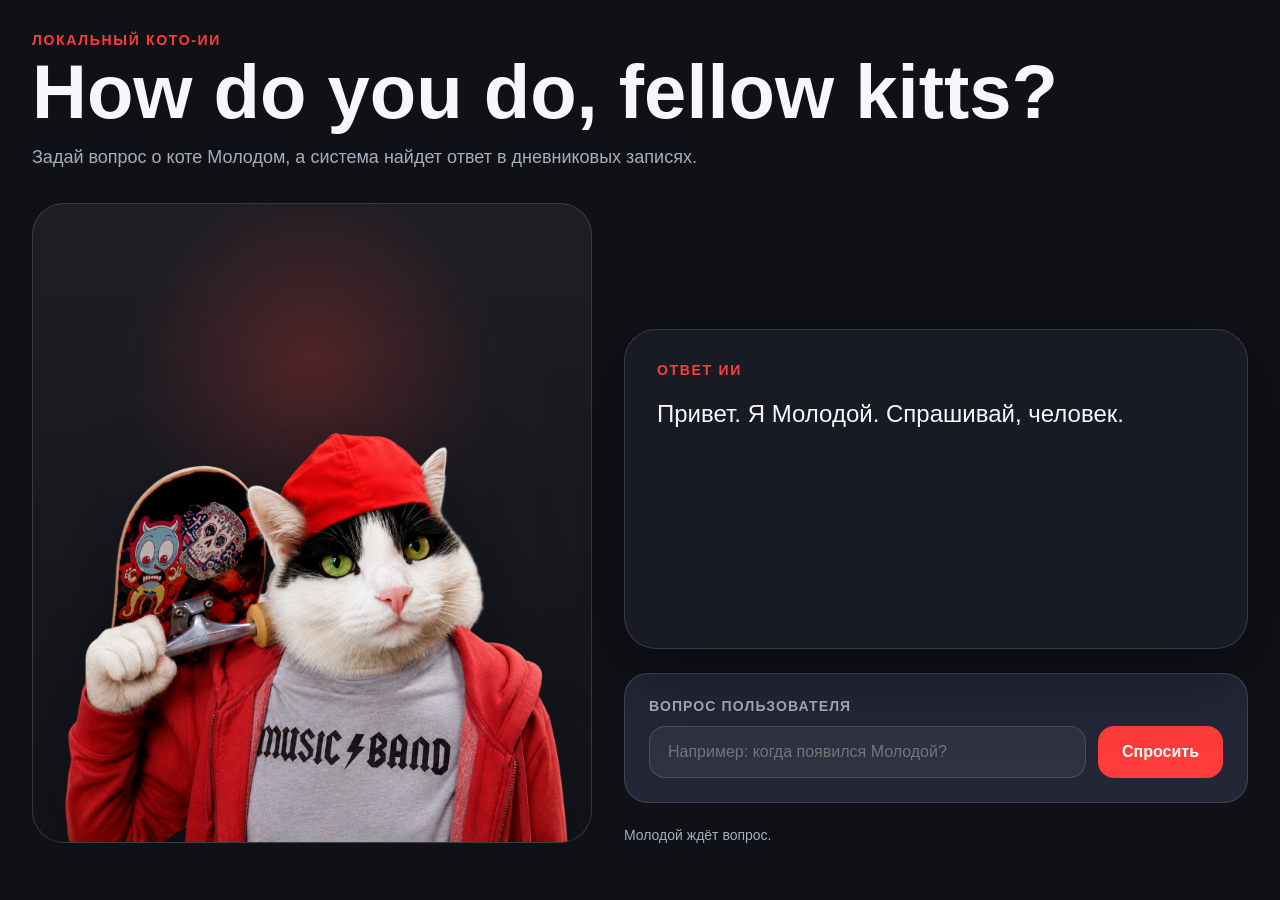
<file: frontend/index.html>
<!DOCTYPE html>
<html lang="ru">
<head>
	<meta charset="UTF-8">
	<meta name="viewport" content="width=device-width, initial-scale=1.0">
	<title>Молодой AI</title>
	<link rel="stylesheet" href="./styles.css">
</head>
<body>
	<div class="app">
		<header class="app-header">
			<p class="app-kicker">Локальный кото-ИИ</p>
			<h1>How do you do, fellow kitts?</h1>
			<p class="app-subtitle">
				Задай вопрос о коте Молодом, а система найдет ответ в дневниковых записях.
			</p>
		</header>

		<main class="chat-layout">
			<section class="cat-section" aria-label="Кот Молодой">
				<img
					id="catImage"
					class="cat-image"
					src="./assets/cat_idle.png"
					alt="Кот Молодой со скейтом"
				>
			</section>

			<section class="chat-section" aria-label="Чат">
				<div class="answer-card">
					<div class="answer-label">Ответ ИИ</div>
					<p id="answerText" class="answer-text">
						Привет. Я Молодой. Спрашивай, человек.
					</p>
				</div>

				<form id="questionForm" class="question-form">
					<label class="question-label" for="questionInput">
						Вопрос пользователя
					</label>

					<div class="question-row">
						<input
							id="questionInput"
							class="question-input"
							type="text"
							placeholder="Например: когда появился Молодой?"
							autocomplete="off"
						>

						<button class="question-button" type="submit">
							Спросить
						</button>
					</div>
				</form>

				<p id="statusText" class="status-text">
					Молодой ждёт вопрос.
				</p>
			</section>
		</main>
	</div>

	<script src="./script.js"></script>
</body>
</html>
</file>
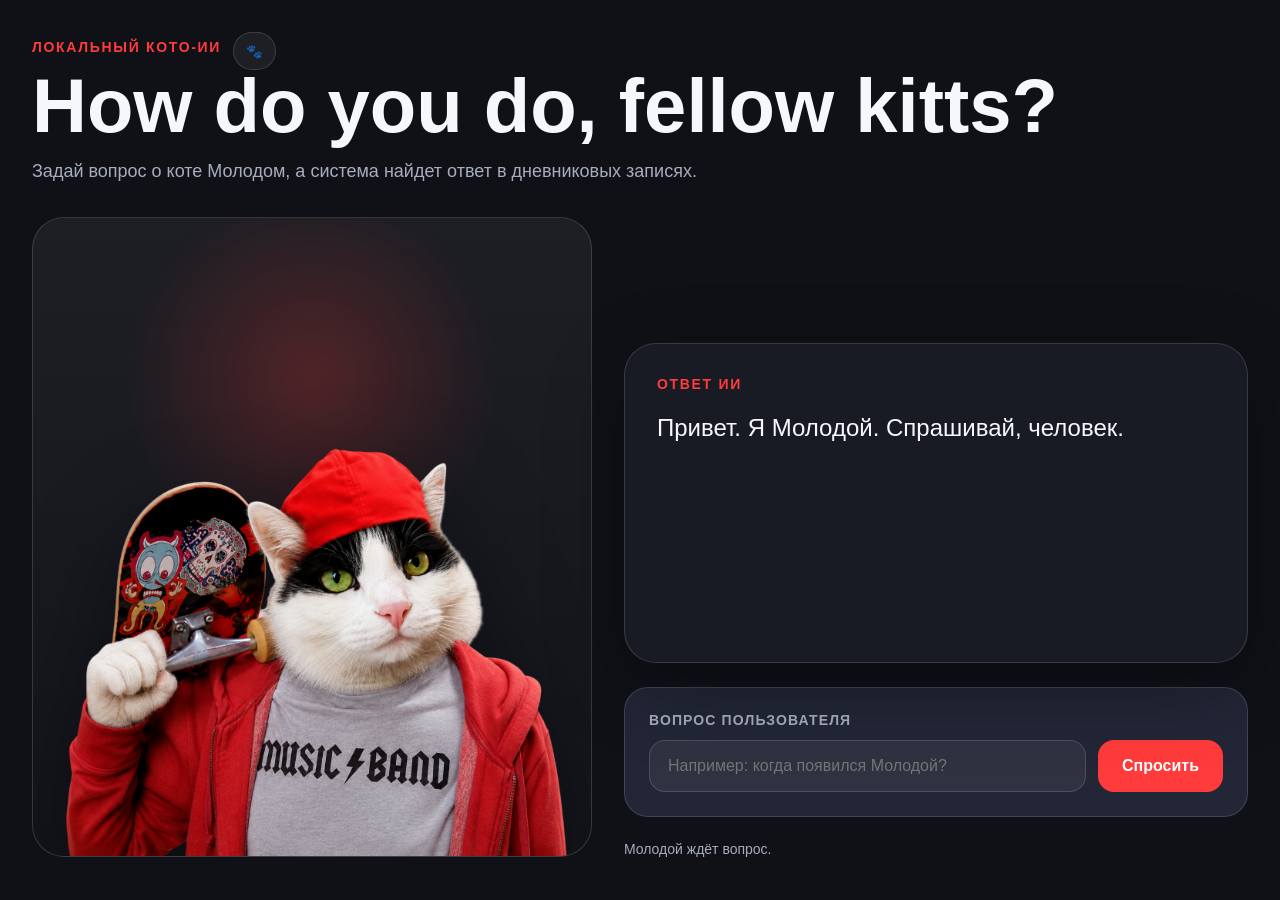
<file: static/index.html>
<!DOCTYPE html>
<html lang="ru">
<head>
	<meta charset="UTF-8">
	<meta name="viewport" content="width=device-width, initial-scale=1.0">
	<title>Молодой AI</title>
	<link rel="stylesheet" href="/static/styles.css">
</head>
<body>
	<div class="app">
		<header class="app-header">
			<div class="kicker-row">
				<p class="app-kicker">Локальный кото-ИИ</p>

				<button
					id="adminLoginButton"
					class="secret-admin-button"
					type="button"
					title="Вход администратора"
				>
					🐾
				</button>

				<a
					id="adminPanelLink"
					class="admin-panel-link is-hidden"
					href="/static/admin.html"
				>
					Админка
				</a>

				<button
					id="adminLogoutButton"
					class="admin-logout-button is-hidden"
					type="button"
				>
					Выйти
				</button>
			</div>
			<h1>How do you do, fellow kitts?</h1>
			<p class="app-subtitle">
				Задай вопрос о коте Молодом, а система найдет ответ в дневниковых записях.
			</p>
		</header>

		<main class="chat-layout">
			<section class="cat-section" aria-label="Кот Молодой">
				<div class="cat-character">
					<img
						id="catImage"
						class="cat-image"
						src="/static/assets/cat_idle.png"
						alt="Кот Молодой со скейтом"
					>

					<button
						id="catNoseButton"
						class="cat-nose-button"
						type="button"
						aria-label="Потрогать нос кота"
						title="Потрогать нос"
					></button>
				</div>

				<p id="catReactionText" class="cat-reaction-text is-hidden"></p>
			</section>

			<section class="chat-section" aria-label="Чат">
				<div class="answer-card">
					<div class="answer-label">Ответ ИИ</div>
					<p id="answerText" class="answer-text">
						Привет. Я Молодой. Спрашивай, человек.
					</p>
				</div>

				<form id="questionForm" class="question-form">
					<label class="question-label" for="questionInput">
						Вопрос пользователя
					</label>

					<div class="question-row">
						<input
							id="questionInput"
							class="question-input"
							type="text"
							placeholder="Например: когда появился Молодой?"
							autocomplete="off"
						>

						<button class="question-button" type="submit">
							Спросить
						</button>
					</div>
				</form>

				<p id="statusText" class="status-text">
					Молодой ждёт вопрос.
				</p>
			</section>
		</main>
	</div>

	<div id="adminLoginModal" class="modal-overlay is-hidden">
		<div class="login-modal">
			<div class="login-modal-header">
				<div>
					<p class="app-kicker">Вход администратора</p>
					<h2>Панель Молодого</h2>
				</div>

				<button id="adminLoginCloseButton" class="modal-close-button" type="button">
					×
				</button>
			</div>

			<form id="adminLoginForm" class="login-form">
				<label for="adminUsername">Логин</label>
				<input
					id="adminUsername"
					type="text"
					autocomplete="username"
					placeholder="admin"
					required
				>

				<label for="adminPassword">Пароль</label>
				<input
					id="adminPassword"
					type="password"
					autocomplete="current-password"
					placeholder="password"
					required
				>

				<p id="adminLoginError" class="login-error is-hidden">
					Неверный логин или пароль.
				</p>

				<button type="submit">
					Войти
				</button>
			</form>
		</div>
	</div>

	<script src="/static/script.js"></script>
</body>
</html>
</file>
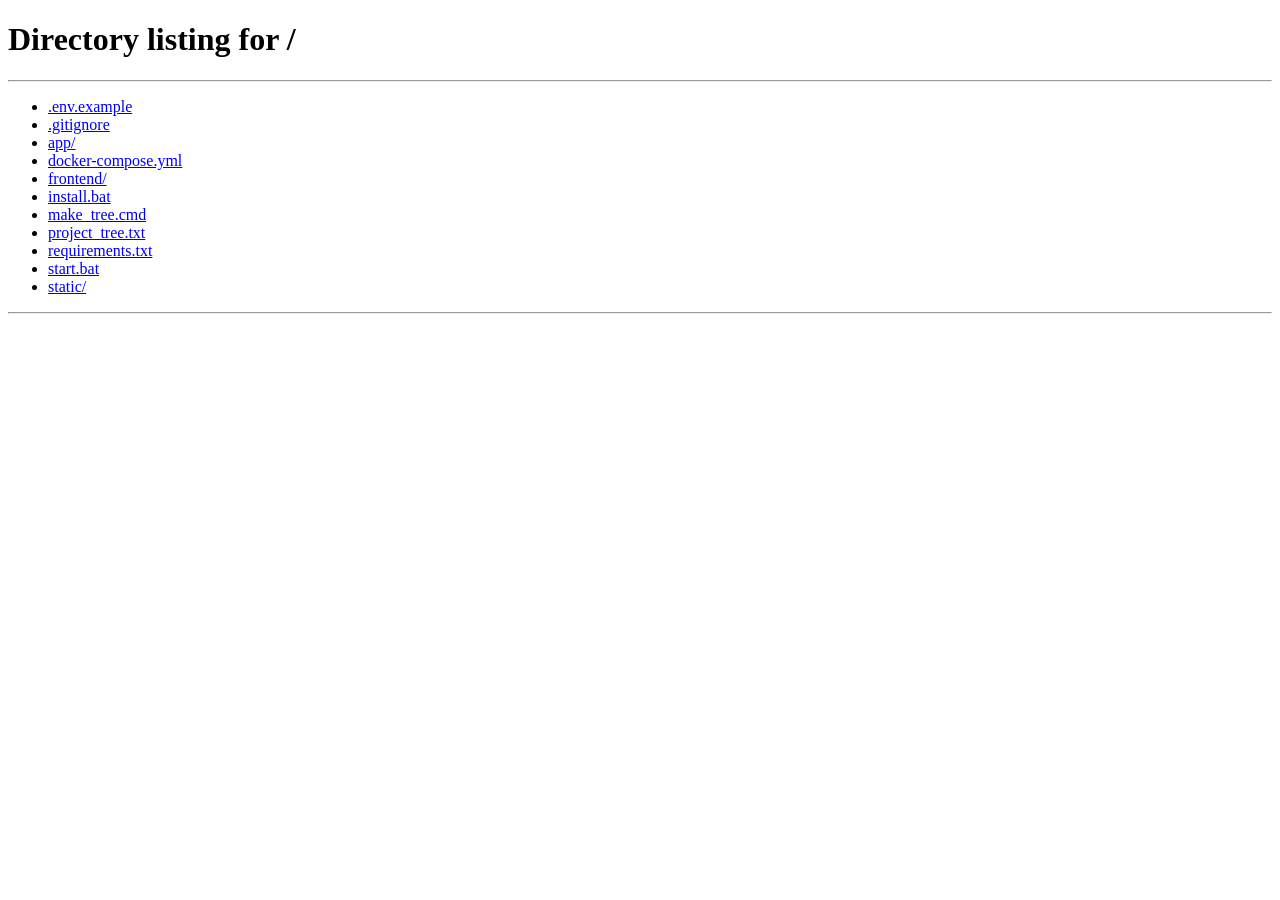
<file: static/admin.html>
<!DOCTYPE html>
<html lang="ru">
<head>
	<meta charset="UTF-8">
	<meta name="viewport" content="width=device-width, initial-scale=1.0">
	<title>Админка - Молодой AI</title>
	<link rel="stylesheet" href="/static/styles.css">
</head>
<body>
	<div class="app admin-app">
		<header class="app-header admin-header">
			<div>
				<p class="app-kicker">Панель администратора</p>
				<h1>Дневник Молодого</h1>
				<p class="app-subtitle">
					Добавляй, редактируй и удаляй записи базы знаний. Backend сам сохранит текст и пересоберёт чанки.
				</p>
			</div>

			<nav class="admin-nav">
				<a href="/">Чат</a>
				<a href="/docs" target="_blank">Swagger</a>
				<button id="logoutButton" type="button" class="admin-nav-button">
					Выйти
				</button>
			</nav>
		</header>

		<main class="admin-layout">
			<section class="admin-card">
				<div class="admin-card-header">
					<div>
						<p class="app-kicker">Редактор записи</p>
						<h2 id="formTitle">Новая запись</h2>
					</div>

					<button id="newEntryButton" type="button" class="secondary-button">
						Новая запись
					</button>
				</div>

				<form id="entryForm" class="admin-form">
					<div class="form-group">
						<label for="entryTitle">Название записи</label>
						<input
							id="entryTitle"
							type="text"
							placeholder="Например: Появление Молодого"
							autocomplete="off"
							required
						>
					</div>

					<div class="form-group">
						<label for="entryContent">Текст записи</label>
						<textarea
							id="entryContent"
							rows="14"
							placeholder="Например: Осенью 2019 года у нас появился кот Молодой..."
							required
						></textarea>
					</div>

					<label class="checkbox-row">
						<input id="entryIsActive" type="checkbox" checked>
						<span>Запись активна и участвует в поиске</span>
					</label>

					<div class="admin-actions">
						<button id="saveButton" type="submit">
							Сохранить запись
						</button>

						<button id="clearButton" type="button" class="secondary-button">
							Очистить
						</button>
					</div>
				</form>
			</section>

			<aside class="admin-side">
				<section class="admin-card admin-result-card">
					<h2>Результат</h2>

					<p id="adminStatusText" class="admin-status-text">
						Админка готова к работе.
					</p>

					<div id="adminResult" class="admin-result is-hidden">
						<div class="result-row">
							<span>ID записи</span>
							<strong id="resultEntryId">-</strong>
						</div>

						<div class="result-row">
							<span>Создано чанков</span>
							<strong id="resultChunksCount">-</strong>
						</div>
					</div>
				</section>

				<section class="admin-card entries-card">
					<div class="entries-header">
						<div>
							<p class="app-kicker">База знаний</p>
							<h2>Записи</h2>
						</div>

						<button id="reloadEntriesButton" type="button" class="secondary-button">
							Обновить
						</button>
					</div>

					<div id="entriesList" class="entries-list">
						<p class="empty-list-text">Загружаю записи...</p>
					</div>
				</section>
			</aside>
		</main>
	</div>

	<script src="/static/admin.js"></script>
</body>
</html>
</file>
<file: frontend/styles.css>
:root {
	--background: #0f1117;
	--surface: #181b24;
	--surface-light: #222636;
	--text: #f5f7fb;
	--muted: #a7adbd;
	--accent: #ff3b3b;
	--border: rgba(255, 255, 255, 0.14);
}

* {
	box-sizing: border-box;
}

body {
	margin: 0;
	min-height: 100vh;
	font-family: Arial, sans-serif;
	color: var(--text);
	background: var(--background);
}

.app {
	width: min(1440px, 100%);
	min-height: 100vh;
	margin: 0 auto;
	padding: 32px;
}

.app-header {
	margin-bottom: 32px;
}

.app-kicker {
	margin: 0 0 8px;
	color: var(--accent);
	font-size: 14px;
	font-weight: 700;
	text-transform: uppercase;
	letter-spacing: 0.12em;
}

.app-header h1 {
	margin: 0;
	font-size: clamp(36px, 6vw, 76px);
	line-height: 0.95;
}

.app-subtitle {
	max-width: 720px;
	margin: 16px 0 0;
	color: var(--muted);
	font-size: 18px;
	line-height: 1.5;
}

.chat-layout {
	display: grid;
	grid-template-columns: minmax(360px, 560px) minmax(460px, 1fr);
	gap: 32px;
	align-items: end;
}

.cat-section {
	position: relative;
	min-height: 640px;
	display: flex;
	align-items: flex-end;
	justify-content: center;
	overflow: hidden;
	border-radius: 32px;
	background:
		radial-gradient(circle at 50% 25%, rgba(255, 59, 59, 0.24), transparent 34%),
		linear-gradient(180deg, rgba(255, 255, 255, 0.06), rgba(255, 255, 255, 0.02));
	border: 1px solid var(--border);
}

.cat-image {
	width: min(560px, 115%);
	max-height: 720px;
	object-fit: contain;
	filter: drop-shadow(0 32px 48px rgba(0, 0, 0, 0.42));
	user-select: none;
	pointer-events: none;
}

.chat-section {
	display: flex;
	flex-direction: column;
	gap: 24px;
}

.answer-card {
	position: relative;
	min-height: 320px;
	padding: 32px;
	border: 1px solid var(--border);
	border-radius: 32px;
	background: var(--surface);
	box-shadow: 0 24px 80px rgba(0, 0, 0, 0.32);
}

.answer-label {
	margin-bottom: 18px;
	color: var(--accent);
	font-size: 14px;
	font-weight: 700;
	text-transform: uppercase;
	letter-spacing: 0.12em;
}

.answer-text {
	margin: 0;
	font-size: 24px;
	line-height: 1.5;
}

.question-form {
	padding: 24px;
	border: 1px solid var(--border);
	border-radius: 24px;
	background: var(--surface-light);
}

.question-label {
	display: block;
	margin-bottom: 12px;
	color: var(--muted);
	font-size: 14px;
	font-weight: 700;
	text-transform: uppercase;
	letter-spacing: 0.08em;
}

.question-row {
	display: flex;
	gap: 12px;
}

.question-input {
	flex: 1;
	min-width: 0;
	padding: 16px 18px;
	color: var(--text);
	font-size: 16px;
	border: 1px solid var(--border);
	border-radius: 16px;
	background: rgba(255, 255, 255, 0.06);
	outline: none;
}

.question-input:focus {
	border-color: var(--accent);
}

.question-button {
	padding: 0 24px;
	color: white;
	font-size: 16px;
	font-weight: 700;
	border: none;
	border-radius: 16px;
	background: var(--accent);
	cursor: pointer;
}

.status-text {
	margin: 0;
	color: var(--muted);
	font-size: 14px;
}

@media (max-width: 980px) {
	.chat-layout {
		grid-template-columns: 1fr;
	}

	.cat-section {
		min-height: 520px;
	}

	.question-row {
		flex-direction: column;
	}

	.question-button {
		height: 52px;
	}
}
</file>
<file: static/styles.css>
:root {
	--background: #0f1117;
	--surface: #181b24;
	--surface-light: #222636;
	--text: #f5f7fb;
	--muted: #a7adbd;
	--accent: #ff3b3b;
	--border: rgba(255, 255, 255, 0.14);
}

* {
	box-sizing: border-box;
}

body {
	margin: 0;
	min-height: 100vh;
	font-family: Arial, sans-serif;
	color: var(--text);
	background: var(--background);
}

.app {
	width: min(1440px, 100%);
	min-height: 100vh;
	margin: 0 auto;
	padding: 32px;
}

.app-header {
	margin-bottom: 32px;
}

.app-kicker {
	margin: 0 0 8px;
	color: var(--accent);
	font-size: 14px;
	font-weight: 700;
	text-transform: uppercase;
	letter-spacing: 0.12em;
}

.app-header h1 {
	margin: 0;
	font-size: clamp(36px, 6vw, 76px);
	line-height: 0.95;
}

.app-subtitle {
	max-width: 720px;
	margin: 16px 0 0;
	color: var(--muted);
	font-size: 18px;
	line-height: 1.5;
}

.chat-layout {
	display: grid;
	grid-template-columns: minmax(360px, 560px) minmax(460px, 1fr);
	gap: 32px;
	align-items: end;
}

.cat-section {
	position: relative;
	min-height: 640px;
	display: flex;
	align-items: flex-end;
	justify-content: center;
	overflow: hidden;
	border-radius: 32px;
	background:
		radial-gradient(circle at 50% 25%, rgba(255, 59, 59, 0.24), transparent 34%),
		linear-gradient(180deg, rgba(255, 255, 255, 0.06), rgba(255, 255, 255, 0.02));
	border: 1px solid var(--border);
}

.cat-image {
	width: min(560px, 115%);
	max-height: 720px;
	object-fit: contain;
	filter: drop-shadow(0 32px 48px rgba(0, 0, 0, 0.42));
	user-select: none;
	pointer-events: none;
}

.chat-section {
	display: flex;
	flex-direction: column;
	gap: 24px;
}

.answer-card {
	position: relative;
	min-height: 320px;
	padding: 32px;
	border: 1px solid var(--border);
	border-radius: 32px;
	background: var(--surface);
	box-shadow: 0 24px 80px rgba(0, 0, 0, 0.32);
}

.answer-label {
	margin-bottom: 18px;
	color: var(--accent);
	font-size: 14px;
	font-weight: 700;
	text-transform: uppercase;
	letter-spacing: 0.12em;
}

.answer-text {
	margin: 0;
	font-size: 24px;
	line-height: 1.5;
}

.question-form {
	padding: 24px;
	border: 1px solid var(--border);
	border-radius: 24px;
	background: var(--surface-light);
}

.question-label {
	display: block;
	margin-bottom: 12px;
	color: var(--muted);
	font-size: 14px;
	font-weight: 700;
	text-transform: uppercase;
	letter-spacing: 0.08em;
}

.question-row {
	display: flex;
	gap: 12px;
}

.question-input {
	flex: 1;
	min-width: 0;
	padding: 16px 18px;
	color: var(--text);
	font-size: 16px;
	border: 1px solid var(--border);
	border-radius: 16px;
	background: rgba(255, 255, 255, 0.06);
	outline: none;
}

.question-input:focus {
	border-color: var(--accent);
}

.question-button {
	padding: 0 24px;
	color: white;
	font-size: 16px;
	font-weight: 700;
	border: none;
	border-radius: 16px;
	background: var(--accent);
	cursor: pointer;
}

.status-text {
	margin: 0;
	color: var(--muted);
	font-size: 14px;
}

@media (max-width: 980px) {
	.chat-layout {
		grid-template-columns: 1fr;
	}

	.cat-section {
		min-height: 520px;
	}

	.question-row {
		flex-direction: column;
	}

	.question-button {
		height: 52px;
	}
}

.admin-app {
	min-height: 100vh;
}

.admin-header {
	display: flex;
	gap: 24px;
	align-items: flex-start;
	justify-content: space-between;
}

.admin-nav {
	display: flex;
	gap: 12px;
	flex-wrap: wrap;
}

.admin-nav a {
	display: inline-flex;
	align-items: center;
	justify-content: center;
	min-height: 44px;
	padding: 0 18px;
	color: var(--text);
	text-decoration: none;
	border: 1px solid var(--border);
	border-radius: 999px;
	background: rgba(255, 255, 255, 0.06);
	transition: border-color 0.2s ease, background 0.2s ease, transform 0.2s ease;
}

.admin-nav a:hover {
	border-color: var(--accent);
	background: var(--accent-soft);
	transform: translateY(-1px);
}

.admin-layout {
	display: grid;
	grid-template-columns: minmax(0, 1fr) minmax(320px, 420px);
	gap: 24px;
	align-items: start;
}

.admin-card {
	padding: 28px;
	border: 1px solid var(--border);
	border-radius: 28px;
	background:
		linear-gradient(135deg, rgba(255, 255, 255, 0.06), rgba(255, 255, 255, 0.02)),
		var(--surface);
	box-shadow: 0 24px 80px rgba(0, 0, 0, 0.28);
}

.admin-form {
	display: flex;
	flex-direction: column;
	gap: 22px;
}

.form-group {
	display: flex;
	flex-direction: column;
	gap: 10px;
}

.form-group label {
	color: var(--muted);
	font-size: 13px;
	font-weight: 700;
	text-transform: uppercase;
	letter-spacing: 0.1em;
}

.form-group input,
.form-group textarea {
	width: 100%;
	padding: 16px 18px;
	color: var(--text);
	font: inherit;
	font-size: 16px;
	line-height: 1.5;
	border: 1px solid var(--border);
	border-radius: 18px;
	background: rgba(255, 255, 255, 0.06);
	outline: none;
	transition: border-color 0.2s ease, background 0.2s ease;
}

.form-group textarea {
	resize: vertical;
	min-height: 280px;
}

.form-group input:focus,
.form-group textarea:focus {
	border-color: var(--accent);
	background: rgba(255, 255, 255, 0.08);
}

.admin-actions {
	display: flex;
	gap: 12px;
	flex-wrap: wrap;
}

.admin-actions button {
	min-height: 52px;
	padding: 0 22px;
	color: white;
	font-size: 16px;
	font-weight: 700;
	border: none;
	border-radius: 16px;
	background: var(--accent);
	cursor: pointer;
	transition: opacity 0.2s ease, transform 0.2s ease;
}

.admin-actions button:hover {
	transform: translateY(-1px);
}

.admin-actions button:disabled {
	opacity: 0.6;
	cursor: not-allowed;
	transform: none;
}

.admin-actions .secondary-button {
	color: var(--text);
	border: 1px solid var(--border);
	background: rgba(255, 255, 255, 0.06);
}

.admin-result-card h2 {
	margin: 0 0 16px;
	font-size: 28px;
}

.admin-status-text {
	margin: 0 0 20px;
	color: var(--muted);
	font-size: 16px;
	line-height: 1.5;
}

.admin-status-success {
	color: #79e28f;
}

.admin-status-error {
	color: #ff8b8b;
}

.admin-result {
	display: grid;
	gap: 12px;
	margin-bottom: 24px;
}

.result-row {
	display: flex;
	align-items: center;
	justify-content: space-between;
	gap: 16px;
	padding: 16px;
	border: 1px solid var(--border);
	border-radius: 16px;
	background: rgba(255, 255, 255, 0.05);
}

.result-row span {
	color: var(--muted);
}

.result-row strong {
	color: var(--text);
	font-size: 22px;
}

.admin-hint {
	margin-top: 24px;
	padding-top: 24px;
	border-top: 1px solid var(--border);
}

.admin-hint h3 {
	margin: 0 0 10px;
	font-size: 18px;
}

.admin-hint p {
	margin: 0;
	color: var(--muted);
	line-height: 1.6;
}

.is-hidden {
	display: none;
}

@media (max-width: 980px) {
	.admin-header {
		flex-direction: column;
	}

	.admin-layout {
		grid-template-columns: 1fr;
	}
}

.kicker-row {
	display: flex;
	align-items: center;
	gap: 12px;
	flex-wrap: wrap;
}

.secret-admin-button,
.admin-logout-button {
	display: inline-flex;
	align-items: center;
	justify-content: center;
	min-width: 38px;
	min-height: 38px;
	padding: 0 12px;
	color: var(--text);
	border: 1px solid var(--border);
	border-radius: 999px;
	background: rgba(255, 255, 255, 0.06);
	cursor: pointer;
	transition: border-color 0.2s ease, background 0.2s ease, transform 0.2s ease;
}

.secret-admin-button:hover,
.admin-logout-button:hover {
	border-color: var(--accent);
	background: var(--accent-soft);
	transform: translateY(-1px);
}

.admin-panel-link {
	display: inline-flex;
	align-items: center;
	justify-content: center;
	min-height: 38px;
	padding: 0 14px;
	color: white;
	font-size: 14px;
	font-weight: 700;
	text-decoration: none;
	border-radius: 999px;
	background: var(--accent);
}

.admin-logout-button {
	font-size: 14px;
}

.modal-overlay {
	position: fixed;
	inset: 0;
	z-index: 1000;
	display: flex;
	align-items: center;
	justify-content: center;
	padding: 24px;
	background: rgba(0, 0, 0, 0.72);
	backdrop-filter: blur(10px);
}

.login-modal {
	width: min(460px, 100%);
	padding: 28px;
	border: 1px solid var(--border);
	border-radius: 28px;
	background:
		linear-gradient(135deg, rgba(255, 255, 255, 0.08), rgba(255, 255, 255, 0.02)),
		var(--surface);
	box-shadow: 0 30px 100px rgba(0, 0, 0, 0.55);
}

.login-modal-header {
	display: flex;
	align-items: flex-start;
	justify-content: space-between;
	gap: 16px;
	margin-bottom: 24px;
}

.login-modal-header h2 {
	margin: 0;
	font-size: 32px;
}

.modal-close-button {
	width: 40px;
	height: 40px;
	color: var(--text);
	font-size: 28px;
	line-height: 1;
	border: 1px solid var(--border);
	border-radius: 50%;
	background: rgba(255, 255, 255, 0.06);
	cursor: pointer;
}

.login-form {
	display: flex;
	flex-direction: column;
	gap: 12px;
}

.login-form label {
	color: var(--muted);
	font-size: 13px;
	font-weight: 700;
	text-transform: uppercase;
	letter-spacing: 0.1em;
}

.login-form input {
	width: 100%;
	padding: 15px 16px;
	color: var(--text);
	font: inherit;
	border: 1px solid var(--border);
	border-radius: 16px;
	background: rgba(255, 255, 255, 0.06);
	outline: none;
}

.login-form input:focus {
	border-color: var(--accent);
}

.login-form button[type="submit"] {
	min-height: 52px;
	margin-top: 8px;
	color: white;
	font-size: 16px;
	font-weight: 700;
	border: none;
	border-radius: 16px;
	background: var(--accent);
	cursor: pointer;
}

.login-error {
	margin: 4px 0 0;
	color: #ff8b8b;
	font-size: 14px;
}

.is-hidden {
	display: none !important;
}

.admin-card-header,
.entries-header {
	display: flex;
	align-items: flex-start;
	justify-content: space-between;
	gap: 16px;
	margin-bottom: 22px;
}

.admin-card-header h2,
.entries-header h2 {
	margin: 0;
	font-size: 28px;
}

.admin-side {
	display: flex;
	flex-direction: column;
	gap: 24px;
}

.entries-card {
	max-height: 760px;
	overflow: hidden;
}

.entries-list {
	display: flex;
	flex-direction: column;
	gap: 14px;
	max-height: 610px;
	overflow: auto;
	padding-right: 6px;
}

.entry-item {
	padding: 18px;
	border: 1px solid var(--border);
	border-radius: 20px;
	background: rgba(255, 255, 255, 0.045);
	transition: border-color 0.2s ease, background 0.2s ease, transform 0.2s ease;
}

.entry-item:hover {
	border-color: rgba(255, 255, 255, 0.24);
	background: rgba(255, 255, 255, 0.07);
	transform: translateY(-1px);
}

.entry-item.is-selected {
	border-color: var(--accent);
	background: var(--accent-soft);
}

.entry-item-header {
	display: flex;
	align-items: flex-start;
	justify-content: space-between;
	gap: 12px;
	margin-bottom: 10px;
}

.entry-item h3 {
	margin: 0;
	font-size: 18px;
	line-height: 1.3;
}

.entry-status {
	flex: 0 0 auto;
	padding: 5px 10px;
	font-size: 12px;
	font-weight: 700;
	border-radius: 999px;
}

.entry-status-active {
	color: #79e28f;
	background: rgba(121, 226, 143, 0.12);
	border: 1px solid rgba(121, 226, 143, 0.25);
}

.entry-status-inactive {
	color: #ffb36b;
	background: rgba(255, 179, 107, 0.12);
	border: 1px solid rgba(255, 179, 107, 0.25);
}

.entry-preview {
	margin: 0 0 14px;
	color: var(--muted);
	font-size: 14px;
	line-height: 1.55;
}

.entry-meta {
	display: flex;
	flex-wrap: wrap;
	gap: 8px;
	margin-bottom: 14px;
}

.entry-meta span {
	padding: 5px 9px;
	color: var(--muted);
	font-size: 12px;
	border: 1px solid var(--border);
	border-radius: 999px;
	background: rgba(255, 255, 255, 0.04);
}

.entry-actions {
	display: flex;
	flex-wrap: wrap;
	gap: 10px;
}

.entry-actions button,
.secondary-button,
.admin-nav-button {
	min-height: 42px;
	padding: 0 14px;
	color: var(--text);
	font-size: 14px;
	font-weight: 700;
	border: 1px solid var(--border);
	border-radius: 14px;
	background: rgba(255, 255, 255, 0.06);
	cursor: pointer;
	transition: border-color 0.2s ease, background 0.2s ease, transform 0.2s ease;
}

.entry-actions button:hover,
.secondary-button:hover,
.admin-nav-button:hover {
	border-color: var(--accent);
	background: var(--accent-soft);
	transform: translateY(-1px);
}

.entry-actions .danger-button {
	color: #ffb8b8;
	border-color: rgba(255, 139, 139, 0.24);
}

.entry-actions .danger-button:hover {
	color: white;
	border-color: rgba(255, 139, 139, 0.5);
	background: rgba(255, 59, 59, 0.22);
}

.checkbox-row {
	display: flex;
	align-items: center;
	gap: 10px;
	color: var(--muted);
	line-height: 1.4;
	cursor: pointer;
}

.checkbox-row input {
	width: 18px;
	height: 18px;
	accent-color: var(--accent);
}

.empty-list-text {
	margin: 0;
	color: var(--muted);
	line-height: 1.5;
}

@media (max-width: 980px) {
	.admin-card-header,
	.entries-header {
		flex-direction: column;
	}

	.entries-card {
		max-height: none;
	}

	.entries-list {
		max-height: none;
	}
}

.cat-character {
	position: relative;
	display: inline-flex;
	align-items: flex-end;
	justify-content: center;
	width: min(560px, 115%);
	max-width: 100%;
}

.cat-character .cat-image {
	width: 100%;
	max-height: 720px;
	object-fit: contain;
}

.cat-nose-button {
	position: absolute;
	left: 61%;
	top: 39%;
	width: 48px;
	height: 42px;
	border: none;
	border-radius: 50%;
	background: transparent;
	cursor: pointer;
	z-index: 10;
	transform: translate(-50%, -50%);
}

.cat-nose-button:hover {
	background: rgba(255, 255, 255, 0.08);
	box-shadow: 0 0 24px rgba(255, 255, 255, 0.16);
}

.cat-reaction-text {
	position: absolute;
	left: 24px;
	right: 24px;
	bottom: 24px;
	margin: 0;
	padding: 14px 18px;
	color: var(--text);
	font-size: 16px;
	font-weight: 700;
	line-height: 1.4;
	border: 1px solid var(--border);
	border-radius: 18px;
	background:
		linear-gradient(135deg, rgba(255, 59, 59, 0.16), rgba(255, 255, 255, 0.04)),
		rgba(15, 17, 23, 0.86);
	box-shadow: 0 18px 50px rgba(0, 0, 0, 0.38);
	backdrop-filter: blur(10px);
}

@media (max-width: 980px) {
	.cat-nose-button {
		left: 61%;
		top: 39%;
		width: 42px;
		height: 38px;
	}

	.cat-reaction-text {
		left: 16px;
		right: 16px;
		bottom: 16px;
		font-size: 14px;
	}
}
</file>
